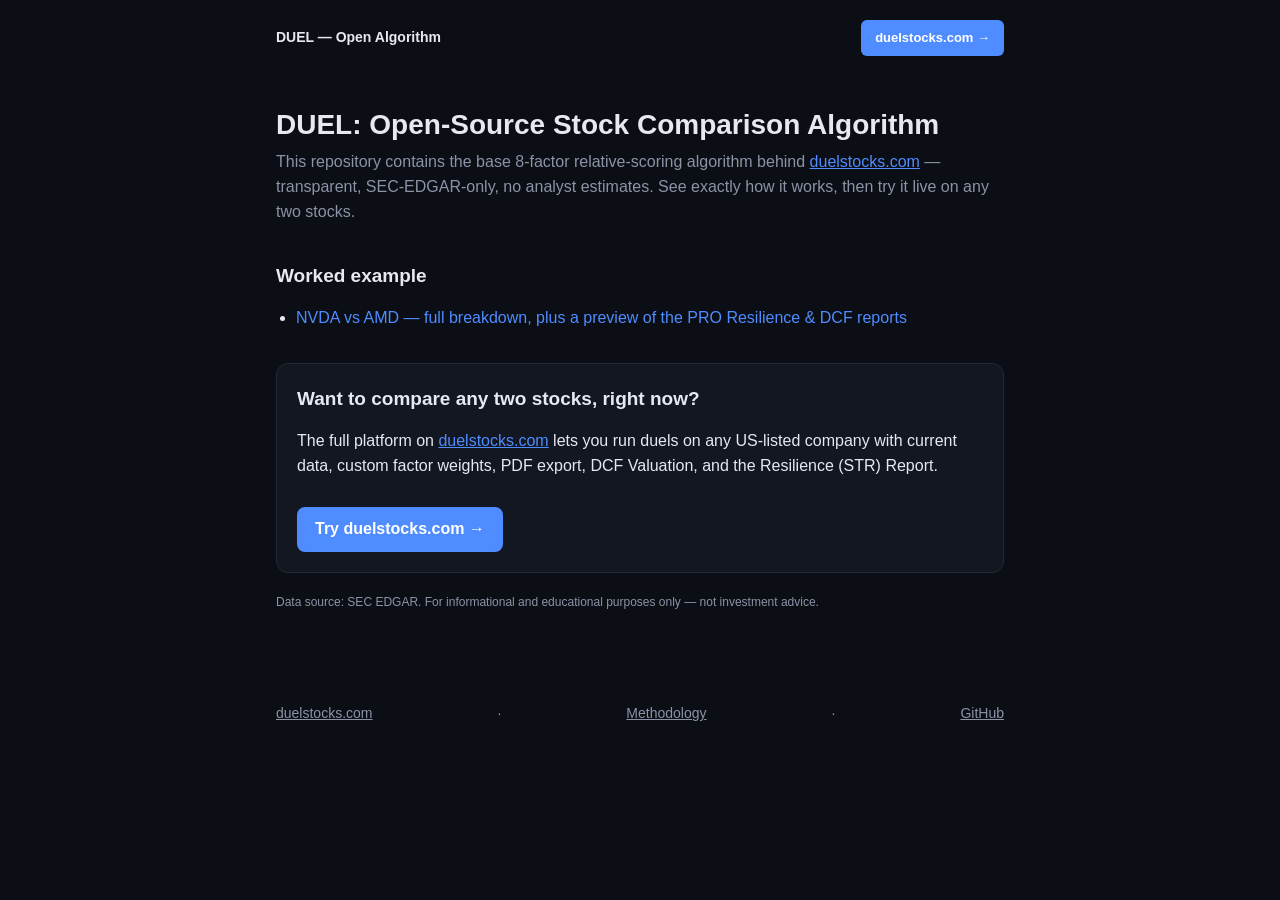
<file: docs/index.html>
<!DOCTYPE html>
<html lang="en">
<head>
<meta charset="UTF-8">
<title>DUEL — Open-Source Stock Comparison Algorithm | SEC EDGAR Data</title>
<meta name="description" content="Open-source base algorithm behind duelstocks.com — an 8-factor relative stock comparison built exclusively on SEC EDGAR data. Includes a worked example and a preview of the PRO Resilience and DCF reports.">
<link rel="stylesheet" href="style.css">
</head>
<body>
<header class="site-header">
  <span class="brand">DUEL — Open Algorithm</span>
  <a href="https://duelstocks.com" class="cta">duelstocks.com &rarr;</a>
</header>
<main>
  <h1>DUEL: Open-Source Stock Comparison Algorithm</h1>
  <p class="subtitle">This repository contains the base 8-factor relative-scoring algorithm behind <a href="https://duelstocks.com">duelstocks.com</a> — transparent, SEC-EDGAR-only, no analyst estimates. See exactly how it works, then try it live on any two stocks.</p>

  <h2>Worked example</h2>
  <ul class="duel-list">
    <li><a href="duels/nvda-vs-amd.html">NVDA vs AMD — full breakdown, plus a preview of the PRO Resilience &amp; DCF reports</a></li>
  </ul>

  <section class="pro-box">
    <h2>Want to compare any two stocks, right now?</h2>
    <p>The full platform on <a href="https://duelstocks.com">duelstocks.com</a> lets you run duels on any US-listed company with current data, custom factor weights, PDF export, DCF Valuation, and the Resilience (STR) Report.</p>
    <a class="cta-large" href="https://duelstocks.com">Try duelstocks.com &rarr;</a>
  </section>

  <p class="disclaimer">Data source: SEC EDGAR. For informational and educational purposes only — not investment advice.</p>
</main>
<footer class="site-footer">
  <a href="https://duelstocks.com">duelstocks.com</a> &middot;
  <a href="https://duelstocks.com/methodology">Methodology</a> &middot;
  <a href="https://github.com/duelstocks">GitHub</a>
</footer>
</body>
</html>
</file>
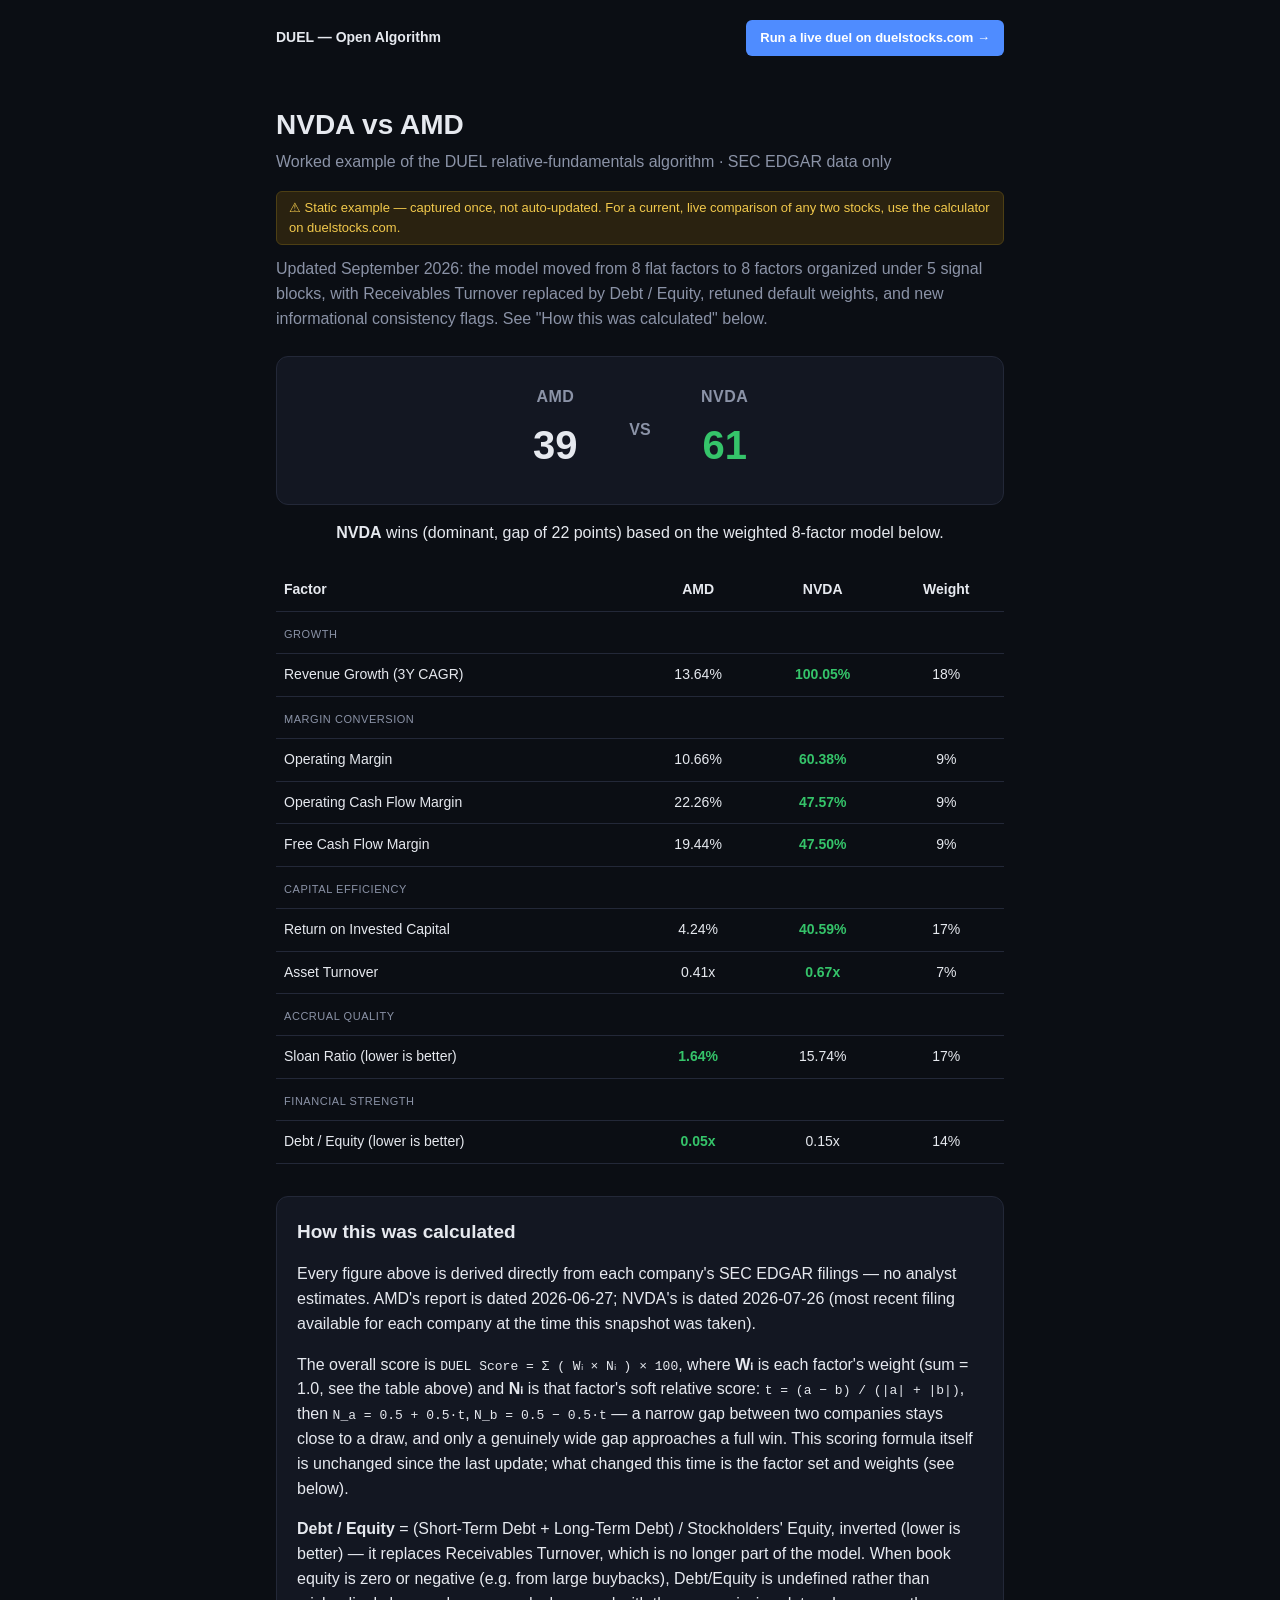
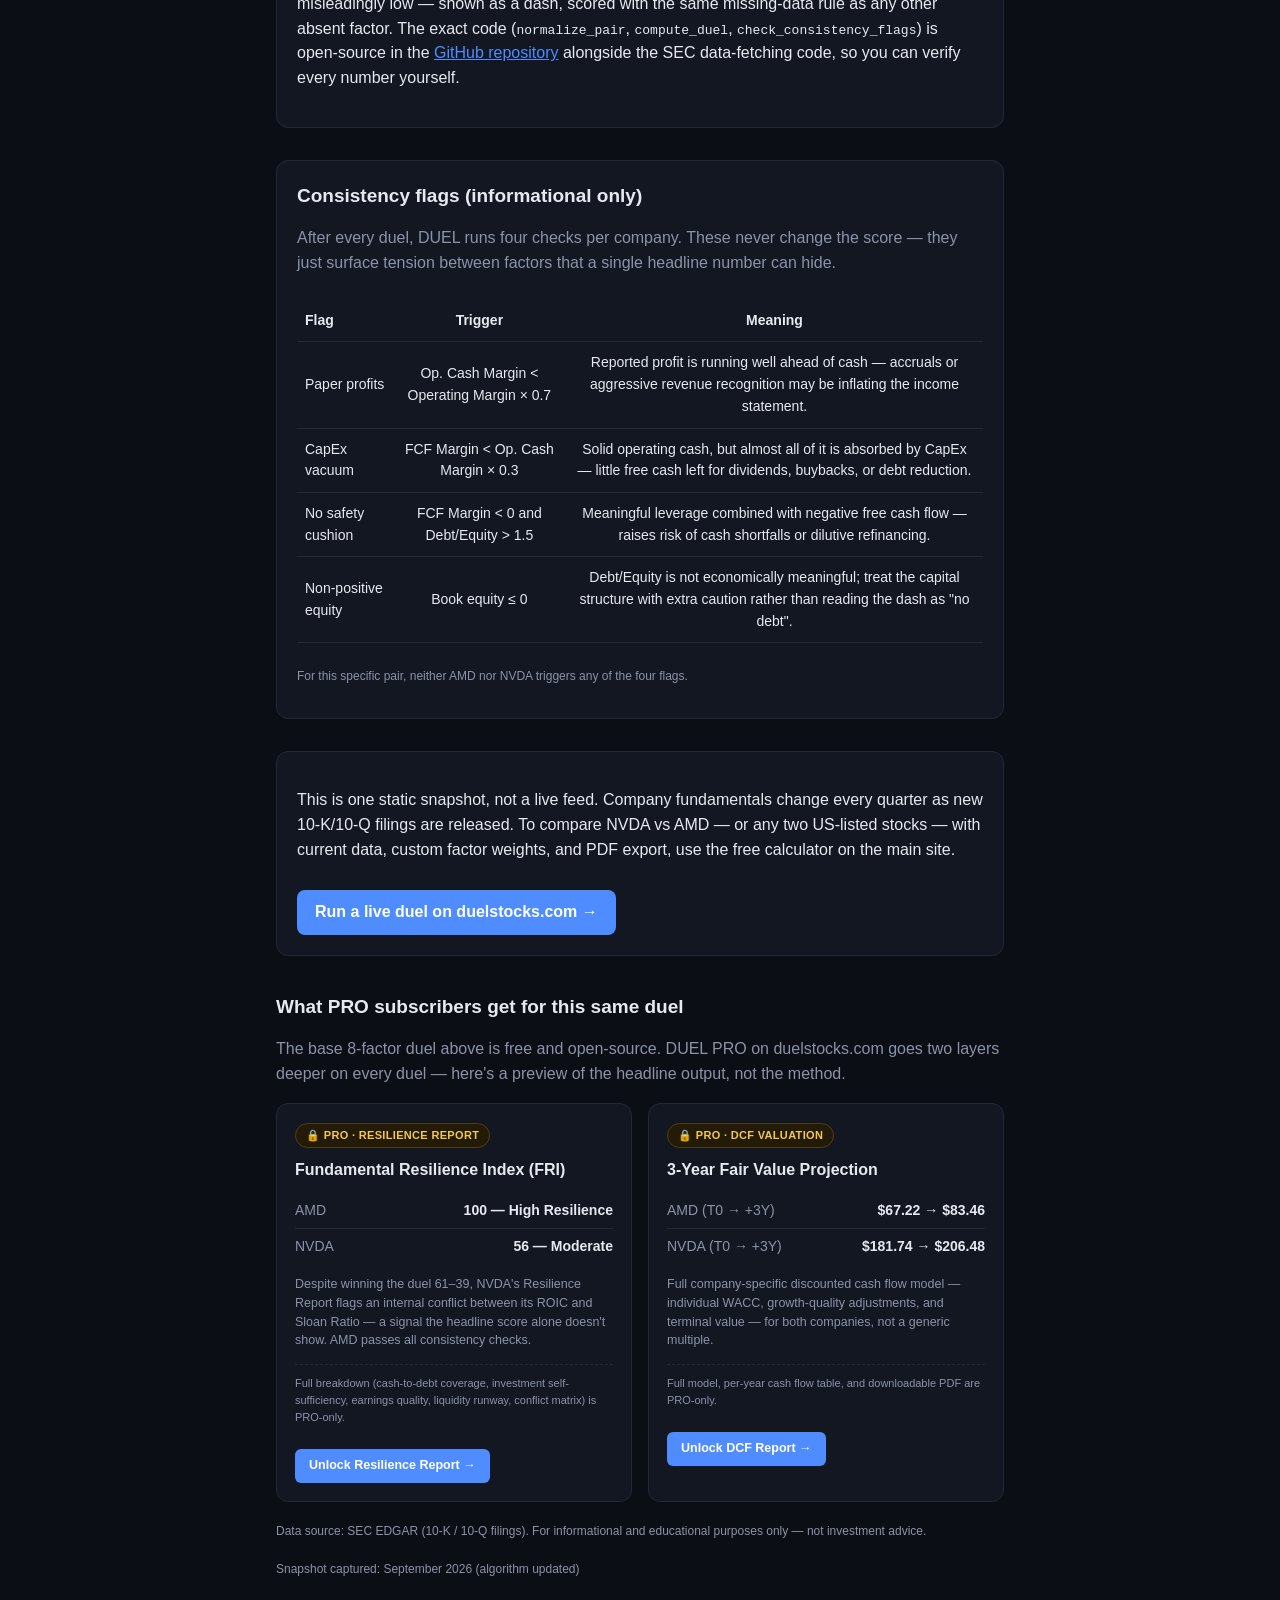
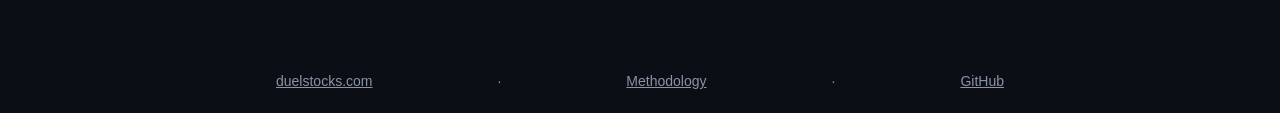
<file: docs/duels/nvda-vs-amd.html>
<!DOCTYPE html>
<html lang="en">
<head>
<meta charset="UTF-8">
<title>NVDA vs AMD — Example Duel (SEC Data) | DUEL Algorithm</title>
<meta name="description" content="A worked example of the DUEL 8-factor relative comparison algorithm, using real SEC EDGAR figures for NVIDIA and AMD. Static snapshot — for a live, current comparison of any two stocks, visit duelstocks.com.">
<link rel="stylesheet" href="../style.css">
<meta property="og:title" content="NVDA vs AMD — Example Duel">
<meta property="og:description" content="Worked example of the open-source DUEL scoring algorithm using real SEC EDGAR data.">
<meta property="og:type" content="article">
</head>
<body>
<header class="site-header">
  <a href="../index.html" class="brand">DUEL — Open Algorithm</a>
  <a href="https://duelstocks.com" class="cta">Run a live duel on duelstocks.com &rarr;</a>
</header>

<main>
  <h1>NVDA vs AMD</h1>
  <p class="subtitle">Worked example of the DUEL relative-fundamentals algorithm &middot; SEC EDGAR data only</p>

  <span class="static-badge">⚠ Static example — captured once, not auto-updated. For a current, live comparison of any two stocks, use the calculator on duelstocks.com.</span>

  <p class="subtitle" style="margin-top:-8px;">Updated September 2026: the model moved from 8 flat factors to 8 factors organized under 5 signal blocks, with Receivables Turnover replaced by Debt / Equity, retuned default weights, and new informational consistency flags. See "How this was calculated" below.</p>

  <div class="score-board">
    <div class="score"><span class="ticker">AMD</span><span class="score-num">39</span></div>
    <div class="vs">VS</div>
    <div class="score winner"><span class="ticker">NVDA</span><span class="score-num">61</span></div>
  </div>
  <p class="verdict"><strong>NVDA</strong> wins (dominant, gap of 22 points) based on the weighted 8-factor model below.</p>

  <table class="factor-table">
    <thead>
      <tr><th>Factor</th><th>AMD</th><th>NVDA</th><th>Weight</th></tr>
    </thead>
    <tbody>
      <tr><td colspan="4" style="text-align:left;color:var(--muted);font-size:11px;text-transform:uppercase;letter-spacing:0.05em;padding-top:14px;">Growth</td></tr>
      <tr><td>Revenue Growth (3Y CAGR)</td><td>13.64%</td><td class="better">100.05%</td><td>18%</td></tr>
      <tr><td colspan="4" style="text-align:left;color:var(--muted);font-size:11px;text-transform:uppercase;letter-spacing:0.05em;padding-top:14px;">Margin Conversion</td></tr>
      <tr><td>Operating Margin</td><td>10.66%</td><td class="better">60.38%</td><td>9%</td></tr>
      <tr><td>Operating Cash Flow Margin</td><td>22.26%</td><td class="better">47.57%</td><td>9%</td></tr>
      <tr><td>Free Cash Flow Margin</td><td>19.44%</td><td class="better">47.50%</td><td>9%</td></tr>
      <tr><td colspan="4" style="text-align:left;color:var(--muted);font-size:11px;text-transform:uppercase;letter-spacing:0.05em;padding-top:14px;">Capital Efficiency</td></tr>
      <tr><td>Return on Invested Capital</td><td>4.24%</td><td class="better">40.59%</td><td>17%</td></tr>
      <tr><td>Asset Turnover</td><td>0.41x</td><td class="better">0.67x</td><td>7%</td></tr>
      <tr><td colspan="4" style="text-align:left;color:var(--muted);font-size:11px;text-transform:uppercase;letter-spacing:0.05em;padding-top:14px;">Accrual Quality</td></tr>
      <tr><td>Sloan Ratio (lower is better)</td><td class="better">1.64%</td><td>15.74%</td><td>17%</td></tr>
      <tr><td colspan="4" style="text-align:left;color:var(--muted);font-size:11px;text-transform:uppercase;letter-spacing:0.05em;padding-top:14px;">Financial Strength</td></tr>
      <tr><td>Debt / Equity (lower is better)</td><td class="better">0.05x</td><td>0.15x</td><td>14%</td></tr>
    </tbody>
  </table>

  <section class="pro-box">
    <h2>How this was calculated</h2>
    <p>Every figure above is derived directly from each company's SEC EDGAR filings — no analyst estimates. AMD's report is dated 2026-06-27; NVDA's is dated 2026-07-26 (most recent filing available for each company at the time this snapshot was taken).</p>
    <p>The overall score is <code>DUEL Score = &Sigma; ( Wᵢ &times; Nᵢ ) &times; 100</code>, where <strong>Wᵢ</strong> is each factor's weight (sum = 1.0, see the table above) and <strong>Nᵢ</strong> is that factor's soft relative score: <code>t = (a &minus; b) / (|a| + |b|)</code>, then <code>N_a = 0.5 + 0.5&middot;t</code>, <code>N_b = 0.5 &minus; 0.5&middot;t</code> — a narrow gap between two companies stays close to a draw, and only a genuinely wide gap approaches a full win. This scoring formula itself is unchanged since the last update; what changed this time is the factor set and weights (see below).</p>
    <p><strong>Debt / Equity</strong> = (Short-Term Debt + Long-Term Debt) / Stockholders' Equity, inverted (lower is better) — it replaces Receivables Turnover, which is no longer part of the model. When book equity is zero or negative (e.g. from large buybacks), Debt/Equity is undefined rather than misleadingly low — shown as a dash, scored with the same missing-data rule as any other absent factor. The exact code (<code>normalize_pair</code>, <code>compute_duel</code>, <code>check_consistency_flags</code>) is open-source in the <a href="https://github.com/duelstocks">GitHub repository</a> alongside the SEC data-fetching code, so you can verify every number yourself.</p>
  </section>

  <section class="pro-box">
    <h2>Consistency flags (informational only)</h2>
    <p class="subtitle" style="margin-bottom:12px;">After every duel, DUEL runs four checks per company. These never change the score — they just surface tension between factors that a single headline number can hide.</p>
    <table class="factor-table">
      <thead><tr><th>Flag</th><th>Trigger</th><th>Meaning</th></tr></thead>
      <tbody>
        <tr><td>Paper profits</td><td>Op. Cash Margin &lt; Operating Margin &times; 0.7</td><td>Reported profit is running well ahead of cash — accruals or aggressive revenue recognition may be inflating the income statement.</td></tr>
        <tr><td>CapEx vacuum</td><td>FCF Margin &lt; Op. Cash Margin &times; 0.3</td><td>Solid operating cash, but almost all of it is absorbed by CapEx — little free cash left for dividends, buybacks, or debt reduction.</td></tr>
        <tr><td>No safety cushion</td><td>FCF Margin &lt; 0 and Debt/Equity &gt; 1.5</td><td>Meaningful leverage combined with negative free cash flow — raises risk of cash shortfalls or dilutive refinancing.</td></tr>
        <tr><td>Non-positive equity</td><td>Book equity &le; 0</td><td>Debt/Equity is not economically meaningful; treat the capital structure with extra caution rather than reading the dash as "no debt".</td></tr>
      </tbody>
    </table>
    <p class="disclaimer" style="margin-top:14px;">For this specific pair, neither AMD nor NVDA triggers any of the four flags.</p>
  </section>

  <section class="pro-box">
    <p>This is one static snapshot, not a live feed. Company fundamentals change every quarter as new 10-K/10-Q filings are released. To compare NVDA vs AMD — or any two US-listed stocks — with current data, custom factor weights, and PDF export, use the free calculator on the main site.</p>
    <a class="cta-large" href="https://duelstocks.com">Run a live duel on duelstocks.com &rarr;</a>
  </section>

  <h2>What PRO subscribers get for this same duel</h2>
  <p class="subtitle" style="margin-bottom:16px;">The base 8-factor duel above is free and open-source. DUEL PRO on duelstocks.com goes two layers deeper on every duel — here's a preview of the headline output, not the method.</p>

  <div class="preview-grid">
    <div class="preview-card">
      <span class="lock-badge">🔒 PRO &middot; Resilience Report</span>
      <h3>Fundamental Resilience Index (FRI)</h3>
      <div class="preview-stat-row"><span class="label">AMD</span><span class="val">100 — High Resilience</span></div>
      <div class="preview-stat-row"><span class="label">NVDA</span><span class="val">56 — Moderate</span></div>
      <p class="preview-insight">Despite winning the duel 61–39, NVDA's Resilience Report flags an internal conflict between its ROIC and Sloan Ratio — a signal the headline score alone doesn't show. AMD passes all consistency checks.</p>
      <p class="preview-blur-note">Full breakdown (cash-to-debt coverage, investment self-sufficiency, earnings quality, liquidity runway, conflict matrix) is PRO-only.</p>
      <a class="preview-cta" href="https://duelstocks.com">Unlock Resilience Report &rarr;</a>
    </div>

    <div class="preview-card">
      <span class="lock-badge">🔒 PRO &middot; DCF Valuation</span>
      <h3>3-Year Fair Value Projection</h3>
      <div class="preview-stat-row"><span class="label">AMD (T0 &rarr; +3Y)</span><span class="val">$67.22 &rarr; $83.46</span></div>
      <div class="preview-stat-row"><span class="label">NVDA (T0 &rarr; +3Y)</span><span class="val">$181.74 &rarr; $206.48</span></div>
      <p class="preview-insight">Full company-specific discounted cash flow model — individual WACC, growth-quality adjustments, and terminal value — for both companies, not a generic multiple.</p>
      <p class="preview-blur-note">Full model, per-year cash flow table, and downloadable PDF are PRO-only.</p>
      <a class="preview-cta" href="https://duelstocks.com">Unlock DCF Report &rarr;</a>
    </div>
  </div>

  <p class="disclaimer">Data source: SEC EDGAR (10-K / 10-Q filings). For informational and educational purposes only — not investment advice.</p>
  <p class="updated">Snapshot captured: September 2026 (algorithm updated)</p>
</main>

<footer class="site-footer">
  <a href="https://duelstocks.com">duelstocks.com</a> &middot;
  <a href="https://duelstocks.com/methodology">Methodology</a> &middot;
  <a href="https://github.com/duelstocks">GitHub</a>
</footer>
</body>
</html>
</file>
<file: docs/style.css>
:root {
  --bg: #0b0e14;
  --card: #131722;
  --text: #e6e9ef;
  --muted: #8b93a7;
  --accent: #4f8cff;
  --win: #35c46a;
  --border: #232838;
  --max-width: 760px;
}

* { box-sizing: border-box; }

body {
  margin: 0;
  background: var(--bg);
  color: var(--text);
  font-family: -apple-system, BlinkMacSystemFont, "Segoe UI", Roboto, Helvetica, Arial, sans-serif;
  line-height: 1.55;
}

.site-header, .site-footer {
  display: flex;
  justify-content: space-between;
  align-items: center;
  max-width: var(--max-width);
  margin: 0 auto;
  padding: 20px 16px;
  font-size: 14px;
}

.site-footer { color: var(--muted); flex-wrap: wrap; gap: 8px; }
.site-footer a { color: var(--muted); }

.brand { font-weight: 700; color: var(--text); text-decoration: none; }

.cta {
  background: var(--accent);
  color: white !important;
  padding: 8px 14px;
  border-radius: 6px;
  text-decoration: none;
  font-weight: 600;
  font-size: 13px;
}

main {
  max-width: var(--max-width);
  margin: 0 auto;
  padding: 8px 16px 60px;
}

h1 { font-size: 28px; margin-bottom: 4px; }
h2 { font-size: 19px; margin-top: 36px; }

.subtitle { color: var(--muted); margin-top: 0; }

.score-board {
  display: flex;
  align-items: center;
  justify-content: center;
  gap: 24px;
  background: var(--card);
  border: 1px solid var(--border);
  border-radius: 12px;
  padding: 28px 16px;
  margin: 24px 0 12px;
}

.score { display: flex; flex-direction: column; align-items: center; gap: 4px; min-width: 100px; }
.score .ticker { font-weight: 700; letter-spacing: 0.03em; color: var(--muted); }
.score .score-num { font-size: 40px; font-weight: 800; }
.score.winner .score-num { color: var(--win); }
.vs { color: var(--muted); font-weight: 700; }

.verdict { text-align: center; color: var(--text); }

.factor-table {
  width: 100%;
  border-collapse: collapse;
  margin: 24px 0;
  font-size: 14px;
}

.factor-table th, .factor-table td {
  border-bottom: 1px solid var(--border);
  padding: 10px 8px;
  text-align: center;
}

.factor-table th:first-child, .factor-table td:first-child { text-align: left; }
.factor-table td.better { color: var(--win); font-weight: 700; }

.pro-box {
  background: var(--card);
  border: 1px solid var(--border);
  border-radius: 12px;
  padding: 20px;
  margin-top: 32px;
}

.pro-box h2 { margin-top: 0; }

.cta-large {
  display: inline-block;
  margin-top: 12px;
  background: var(--accent);
  color: white;
  padding: 10px 18px;
  border-radius: 8px;
  text-decoration: none;
  font-weight: 700;
}

.disclaimer, .updated {
  color: var(--muted);
  font-size: 12px;
  margin-top: 20px;
}

.duel-list { padding-left: 20px; }
.duel-list a { color: var(--accent); text-decoration: none; }
.duel-list a:hover { text-decoration: underline; }

a { color: var(--accent); }

.static-badge {
  display: inline-block;
  background: #2a2210;
  color: #f2c94c;
  border: 1px solid #4d3f14;
  border-radius: 6px;
  padding: 6px 12px;
  font-size: 13px;
  margin-bottom: 20px;
}

.preview-grid {
  display: grid;
  grid-template-columns: 1fr 1fr;
  gap: 16px;
  margin-top: 16px;
}

@media (max-width: 640px) {
  .preview-grid { grid-template-columns: 1fr; }
}

.preview-card {
  position: relative;
  background: var(--card);
  border: 1px solid var(--border);
  border-radius: 12px;
  padding: 18px;
  overflow: hidden;
}

.preview-card .lock-badge {
  display: inline-flex;
  align-items: center;
  gap: 6px;
  background: #241a08;
  color: #f2c94c;
  border: 1px solid #4d3f14;
  border-radius: 999px;
  padding: 3px 10px;
  font-size: 11px;
  font-weight: 700;
  letter-spacing: 0.03em;
  text-transform: uppercase;
  margin-bottom: 10px;
}

.preview-card h3 { margin: 0 0 10px; font-size: 16px; }

.preview-stat-row {
  display: flex;
  justify-content: space-between;
  align-items: baseline;
  padding: 7px 0;
  border-bottom: 1px solid var(--border);
  font-size: 14px;
}
.preview-stat-row:last-of-type { border-bottom: none; }
.preview-stat-row .label { color: var(--muted); }
.preview-stat-row .val { font-weight: 700; }

.preview-insight {
  font-size: 12.5px;
  color: var(--muted);
  margin: 10px 0 14px;
  line-height: 1.5;
}

.preview-blur-note {
  font-size: 11px;
  color: var(--muted);
  border-top: 1px dashed var(--border);
  padding-top: 10px;
  margin-top: 4px;
}

.preview-cta {
  display: inline-block;
  margin-top: 12px;
  background: var(--accent);
  color: white;
  padding: 7px 14px;
  border-radius: 6px;
  text-decoration: none;
  font-weight: 700;
  font-size: 12.5px;
}
</file>
